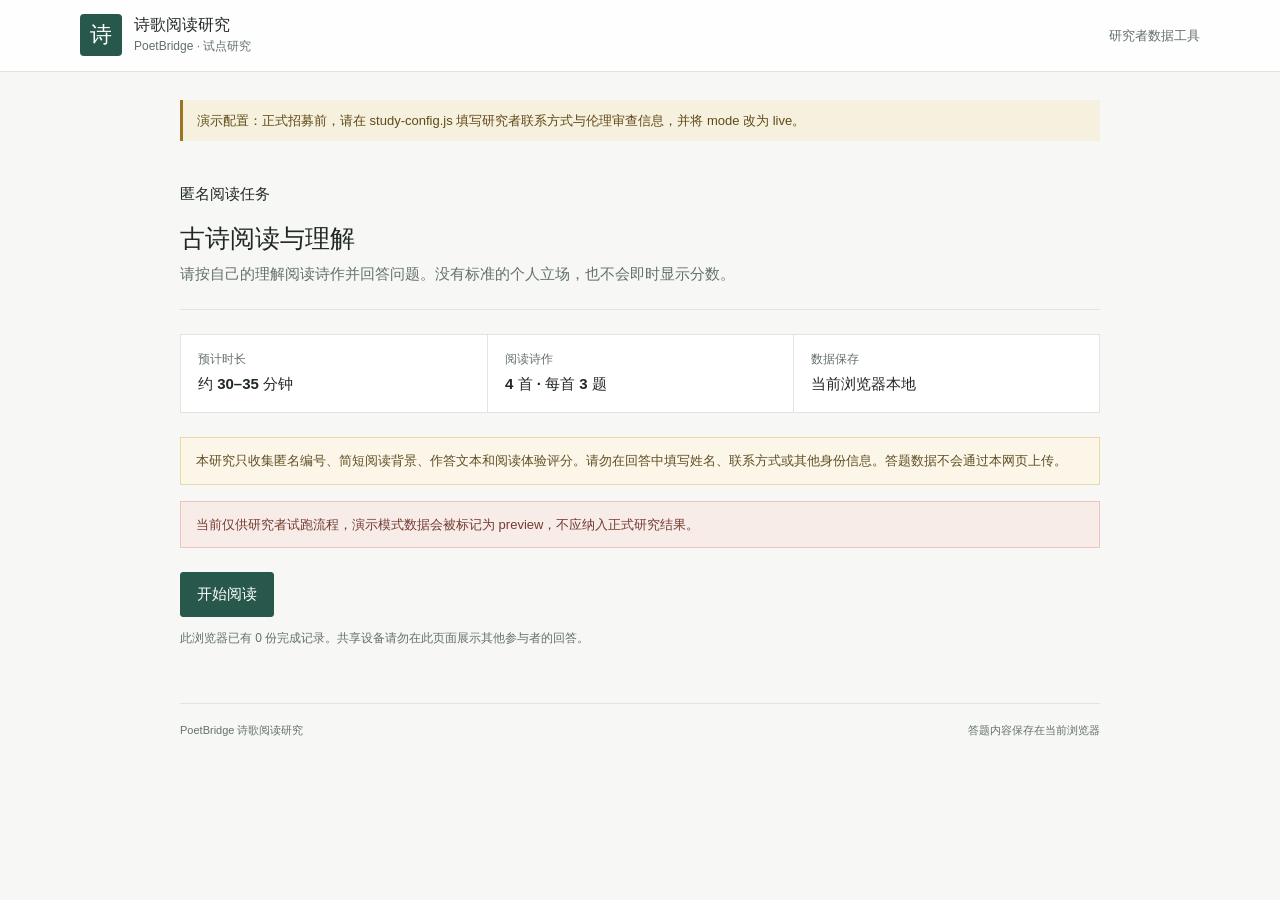
<file: index.html>
<!doctype html>
<html lang="zh-CN">
  <head>
    <meta charset="utf-8">
    <meta name="viewport" content="width=device-width, initial-scale=1">
    <meta name="theme-color" content="#f7f8f5">
    <meta name="description" content="匿名诗歌阅读研究数据采集工具">
    <title>诗歌阅读研究 · PoetBridge</title>
    <link rel="stylesheet" href="styles.css">
    <script src="study-config.js"></script>
    <script src="app.js" defer></script>
  </head>
  <body>
    <header class="topbar">
      <a class="brand" href="./" aria-label="PoetBridge 诗歌阅读研究首页">
        <span class="brand-mark" aria-hidden="true">诗</span>
        <span><strong>诗歌阅读研究</strong><small>PoetBridge · 试点研究</small></span>
      </a>
      <a class="quiet-link" href="researcher.html">研究者数据工具</a>
    </header>

    <main class="page-shell">
      <div id="mode-banner" class="mode-banner" hidden></div>
      <div id="app" aria-live="polite"></div>
    </main>

    <footer class="site-footer">
      <span>PoetBridge 诗歌阅读研究</span>
      <span>答题内容保存在当前浏览器</span>
    </footer>
  </body>
</html>
</file>
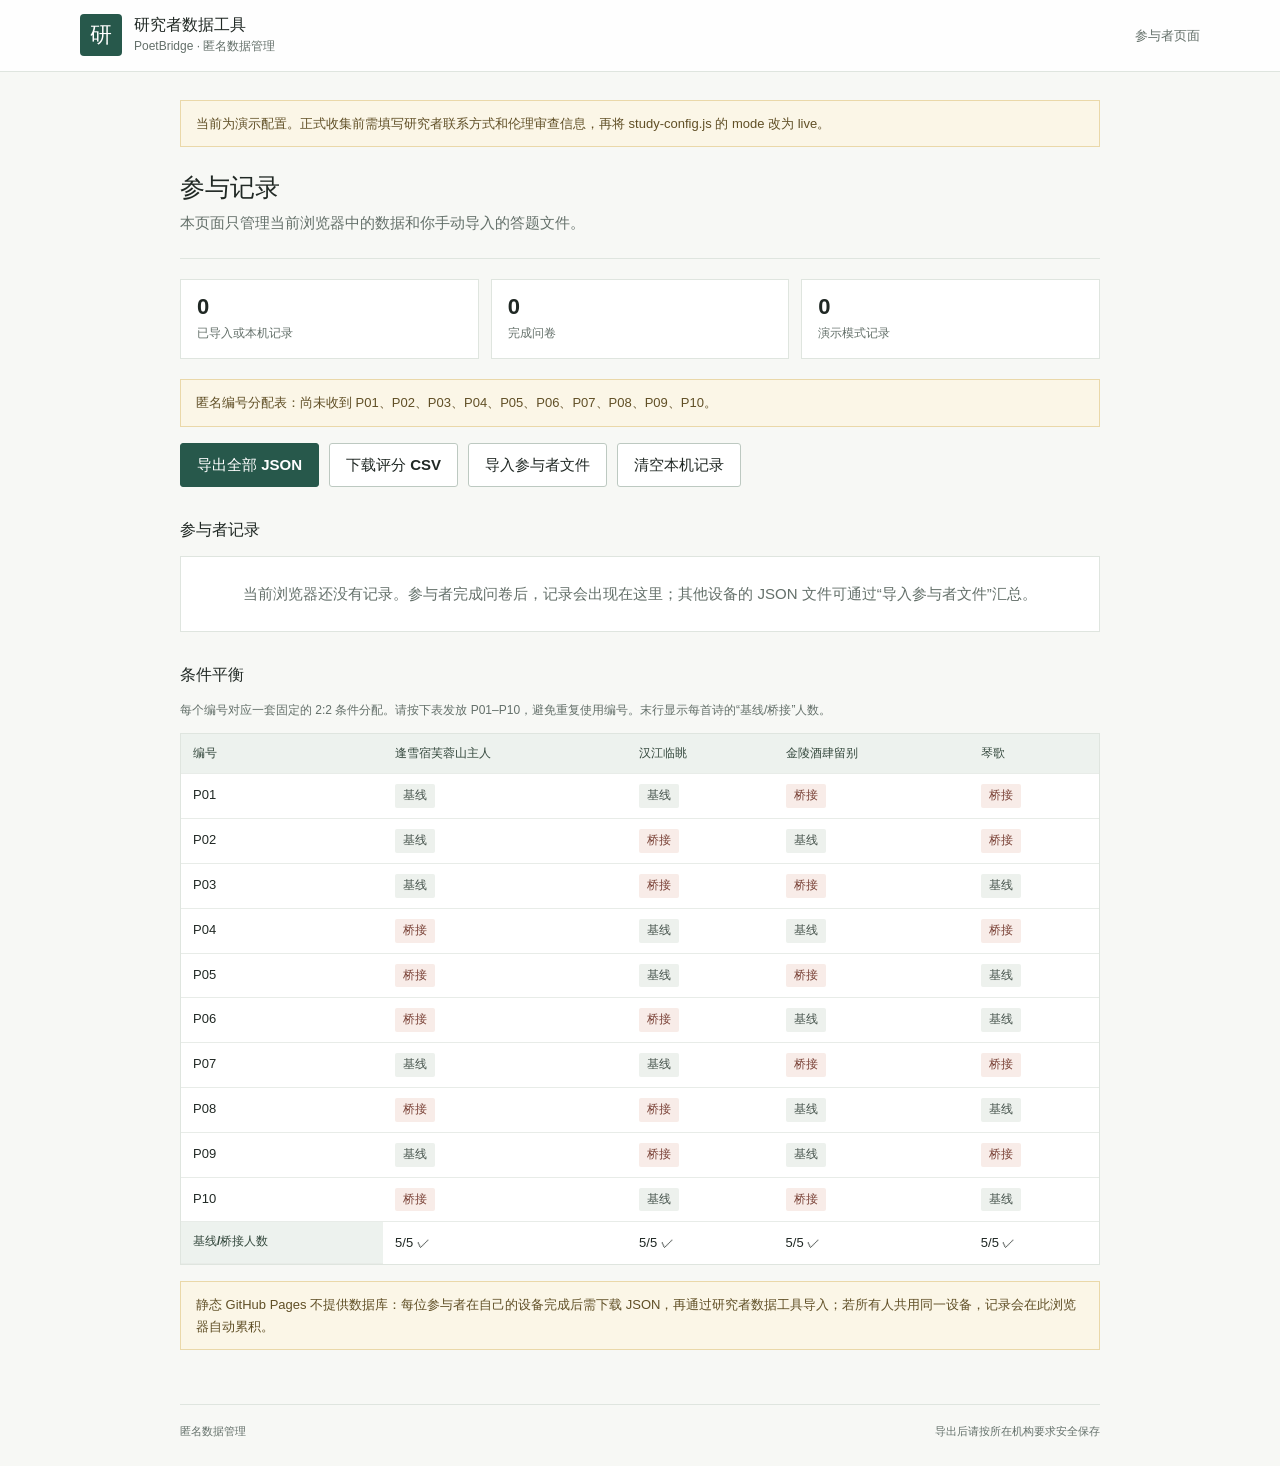
<file: researcher.html>
<!doctype html>
<html lang="zh-CN">
  <head>
    <meta charset="utf-8">
    <meta name="viewport" content="width=device-width, initial-scale=1">
    <meta name="theme-color" content="#f7f8f5">
    <title>研究者数据工具 · PoetBridge</title>
    <link rel="stylesheet" href="styles.css">
    <script src="study-config.js"></script>
    <script src="researcher.js" defer></script>
  </head>
  <body>
    <header class="topbar">
      <a class="brand" href="./" aria-label="返回参与者首页">
        <span class="brand-mark" aria-hidden="true">研</span>
        <span><strong>研究者数据工具</strong><small>PoetBridge · 匿名数据管理</small></span>
      </a>
      <a class="quiet-link" href="./">参与者页面</a>
    </header>
    <main class="page-shell">
      <div id="admin-banner" class="notice"></div>
      <section class="intro">
        <h1 class="screen-title">参与记录</h1>
        <p class="screen-subtitle">本页面只管理当前浏览器中的数据和你手动导入的答题文件。</p>
      </section>
      <section id="admin-content" aria-live="polite"></section>
    </main>
    <footer class="site-footer">
      <span>匿名数据管理</span>
      <span>导出后请按所在机构要求安全保存</span>
    </footer>
    <input id="import-files" type="file" accept="application/json,.json" multiple hidden>
  </body>
</html>
</file>
<file: styles.css>
:root {
  color-scheme: light;
  --ink: #202824;
  --muted: #64706a;
  --line: #dfe5df;
  --paper: #ffffff;
  --canvas: #f7f8f5;
  --forest: #27584b;
  --forest-soft: #e8f1ed;
  --coral: #bc5645;
  --coral-soft: #f8ece8;
  --gold: #9c741f;
  --gold-soft: #f6f0de;
  --focus: #207b69;
  font-family: "Microsoft YaHei UI", "Noto Sans CJK SC", "PingFang SC", Arial, sans-serif;
  font-synthesis: none;
  text-rendering: optimizeLegibility;
}

* { box-sizing: border-box; }

body {
  min-width: 320px;
  margin: 0;
  color: var(--ink);
  background: var(--canvas);
  font-size: 15px;
  line-height: 1.65;
}

button, input, textarea, select { font: inherit; }
button, a, input, textarea, select { -webkit-tap-highlight-color: transparent; }
a { color: inherit; }

.topbar {
  min-height: 72px;
  padding: 10px max(22px, calc((100vw - 1120px) / 2));
  display: flex;
  align-items: center;
  justify-content: space-between;
  gap: 20px;
  border-bottom: 1px solid var(--line);
  background: rgba(255, 255, 255, .92);
}

.brand {
  display: inline-flex;
  align-items: center;
  gap: 12px;
  text-decoration: none;
}

.brand-mark {
  display: grid;
  width: 42px;
  height: 42px;
  place-items: center;
  border-radius: 4px;
  color: #fff;
  background: var(--forest);
  font-family: "Noto Serif CJK SC", "Songti SC", serif;
  font-size: 22px;
}

.brand strong, .brand small { display: block; }
.brand strong { font-size: 16px; line-height: 1.35; }
.brand small { margin-top: 2px; color: var(--muted); font-size: 12px; }
.quiet-link { color: var(--muted); font-size: 13px; text-decoration: none; }
.quiet-link:hover { color: var(--forest); }

.page-shell { width: min(100% - 36px, 920px); margin: 28px auto 54px; }
.mode-banner {
  margin-bottom: 18px;
  padding: 10px 14px;
  border-left: 3px solid var(--gold);
  background: var(--gold-soft);
  color: #5f4a17;
  font-size: 13px;
}

.screen-title { margin: 0 0 6px; font-size: 25px; line-height: 1.35; font-weight: 650; }
.screen-subtitle { margin: 0; color: var(--muted); }
.section-head { margin: 30px 0 12px; font-size: 16px; font-weight: 650; }
.intro { padding: 8px 0 22px; border-bottom: 1px solid var(--line); }

.overview-grid {
  display: grid;
  grid-template-columns: repeat(3, minmax(0, 1fr));
  margin: 24px 0;
  border: 1px solid var(--line);
  background: var(--paper);
}
.overview-item { padding: 15px 17px; }
.overview-item + .overview-item { border-left: 1px solid var(--line); }
.overview-label { display: block; color: var(--muted); font-size: 12px; }
.overview-value { display: block; margin-top: 3px; font-size: 15px; font-weight: 650; }

.notice {
  margin: 16px 0;
  padding: 12px 15px;
  border: 1px solid #ead8a9;
  background: #fbf6e7;
  color: #604f26;
  font-size: 13px;
}
.notice.error { border-color: #ecc6bd; background: var(--coral-soft); color: #733b30; }
.notice.success { border-color: #c2dbd0; background: var(--forest-soft); color: #244b3e; }

.form-section { margin: 22px 0; }
.field-label { display: block; margin-bottom: 7px; font-weight: 650; }
.field-hint { display: block; margin-top: 5px; color: var(--muted); font-size: 12px; }
input[type="text"], select, textarea {
  width: 100%;
  border: 1px solid #cbd4ce;
  border-radius: 3px;
  background: #fff;
  color: var(--ink);
}
input[type="text"], select { min-height: 44px; padding: 8px 11px; }
textarea { min-height: 116px; padding: 12px; resize: vertical; }
input:focus-visible, select:focus-visible, textarea:focus-visible, button:focus-visible, a:focus-visible {
  outline: 3px solid rgba(32, 123, 105, .28);
  outline-offset: 2px;
  border-color: var(--focus);
}

.check-row { display: flex; align-items: flex-start; gap: 10px; margin: 13px 0; }
.check-row input { width: 18px; height: 18px; margin: 3px 0 0; accent-color: var(--forest); flex: none; }
.check-row label { cursor: pointer; }

.button-row { display: flex; flex-wrap: wrap; align-items: center; gap: 10px; margin-top: 24px; }
.button {
  min-height: 44px;
  padding: 9px 16px;
  border: 1px solid var(--forest);
  border-radius: 3px;
  background: var(--forest);
  color: white;
  font-weight: 650;
  cursor: pointer;
}
.button:hover { background: #1d473c; }
.button:disabled { border-color: #b7c0ba; background: #b7c0ba; cursor: not-allowed; }
.button.secondary { border-color: #bdc9c1; background: #fff; color: var(--ink); }
.button.secondary:hover { background: #f0f4f1; }
.button.danger { border-color: var(--coral); background: var(--coral); }
.text-button { padding: 7px 2px; border: 0; background: transparent; color: var(--forest); cursor: pointer; }

.progress-wrap { margin: 4px 0 20px; }
.progress-meta { display: flex; justify-content: space-between; color: var(--muted); font-size: 12px; }
.progress-track { height: 4px; margin-top: 7px; background: #e3e8e3; }
.progress-fill { height: 100%; background: var(--forest); transition: width .2s ease; }

.poem-panel {
  padding: 22px 24px;
  border: 1px solid var(--line);
  border-top: 3px solid var(--forest);
  background: var(--paper);
}
.poem-kicker { color: var(--muted); font-size: 12px; }
.poem-title { margin: 3px 0 0; font-family: "Noto Serif CJK SC", "Songti SC", serif; font-size: 23px; font-weight: 600; }
.poem-author { margin-left: 9px; color: var(--muted); font-family: inherit; font-size: 14px; font-weight: 400; }
.poem-text {
  margin: 20px 0 0;
  color: #273a33;
  font-family: "Noto Serif CJK SC", "Songti SC", serif;
  font-size: 19px;
  line-height: 1.95;
  white-space: pre-wrap;
}
.notes-block { margin-top: 18px; padding-top: 13px; border-top: 1px solid #edf0ed; }
.notes-title { margin-bottom: 7px; color: var(--muted); font-size: 12px; }
.notes-list { display: flex; flex-wrap: wrap; gap: 7px; }
.note-chip { padding: 4px 9px; border-radius: 2px; background: #f1f4f0; color: #48574f; font-size: 12px; }

.bridge-panel {
  margin-top: 14px;
  padding: 15px 18px;
  border-left: 3px solid var(--coral);
  background: var(--coral-soft);
}
.bridge-label { color: #764239; font-size: 12px; font-weight: 650; }
.bridge-title { margin-left: 8px; color: #764239; font-size: 12px; }
.bridge-verse { margin: 9px 0 5px; font-family: "Noto Serif CJK SC", "Songti SC", serif; font-size: 18px; line-height: 1.7; }
.bridge-prompt { margin: 0; color: #65453f; font-size: 13px; }

.question-list { margin-top: 25px; }
.question-block { padding: 17px 0 19px; border-bottom: 1px solid var(--line); }
.question-block:first-child { padding-top: 0; }
.question-heading { display: flex; align-items: flex-start; gap: 10px; margin-bottom: 10px; }
.question-index { display: grid; width: 27px; height: 27px; place-items: center; border-radius: 50%; flex: none; background: var(--forest-soft); color: var(--forest); font-size: 12px; font-weight: 700; }
.question-layer { display: block; margin-bottom: 2px; color: var(--muted); font-size: 11px; }
.question-text { font-weight: 600; line-height: 1.55; }
.answer-count { margin-top: 4px; color: var(--muted); font-size: 11px; text-align: right; }

.rating-grid { display: grid; grid-template-columns: repeat(2, minmax(0, 1fr)); gap: 14px; margin-top: 20px; padding: 16px; background: #f1f4f0; }
.rating-item label { display: block; margin-bottom: 5px; font-size: 13px; font-weight: 600; }
.rating-item select { min-height: 40px; background: #fff; }

.complete-list { margin: 20px 0; padding: 0; list-style: none; }
.complete-list li { display: flex; justify-content: space-between; gap: 14px; padding: 11px 0; border-bottom: 1px solid var(--line); }
.condition-tag { display: inline-block; padding: 2px 8px; border-radius: 2px; background: #edf1ed; color: #47544d; font-size: 12px; white-space: nowrap; }
.condition-tag.bridge { background: var(--coral-soft); color: #7a4237; }

.site-footer {
  display: flex;
  justify-content: space-between;
  gap: 15px;
  width: min(100% - 36px, 920px);
  margin: 0 auto;
  padding: 17px 0 26px;
  border-top: 1px solid var(--line);
  color: var(--muted);
  font-size: 11px;
}

.admin-nav { display: flex; gap: 10px; margin-bottom: 20px; }
.admin-stats { display: grid; grid-template-columns: repeat(3, minmax(0, 1fr)); gap: 12px; margin: 20px 0; }
.admin-stat { padding: 14px 16px; border: 1px solid var(--line); background: #fff; }
.admin-stat strong { display: block; font-size: 22px; line-height: 1.2; }
.admin-stat span { display: block; margin-top: 4px; color: var(--muted); font-size: 12px; }
.table-wrap { overflow-x: auto; border: 1px solid var(--line); background: #fff; }
table { width: 100%; border-collapse: collapse; text-align: left; }
th, td { padding: 10px 12px; border-bottom: 1px solid #e8ece8; vertical-align: top; white-space: nowrap; }
th { background: #edf2ee; color: #34483d; font-size: 12px; font-weight: 650; }
td { font-size: 13px; }
tr:last-child td { border-bottom: 0; }
.empty-state { padding: 25px; color: var(--muted); text-align: center; }
.small-note { color: var(--muted); font-size: 12px; }

@media (max-width: 640px) {
  .topbar { min-height: 64px; padding: 9px 15px; }
  .page-shell { width: min(100% - 28px, 920px); margin-top: 19px; }
  .screen-title { font-size: 22px; }
  .overview-grid { grid-template-columns: 1fr; }
  .overview-item { display: flex; align-items: baseline; justify-content: space-between; gap: 12px; padding: 10px 13px; }
  .overview-item + .overview-item { border-top: 1px solid var(--line); border-left: 0; }
  .overview-value { margin-top: 0; text-align: right; }
  .poem-panel { padding: 17px; }
  .poem-title { font-size: 21px; }
  .poem-text { font-size: 18px; }
  .rating-grid, .admin-stats { grid-template-columns: 1fr; }
  .site-footer { width: min(100% - 28px, 920px); flex-direction: column; gap: 3px; }
  .button-row .button { flex: 1; }
}

@media (prefers-reduced-motion: reduce) {
  *, *::before, *::after { scroll-behavior: auto !important; transition-duration: .01ms !important; }
}
</file>
